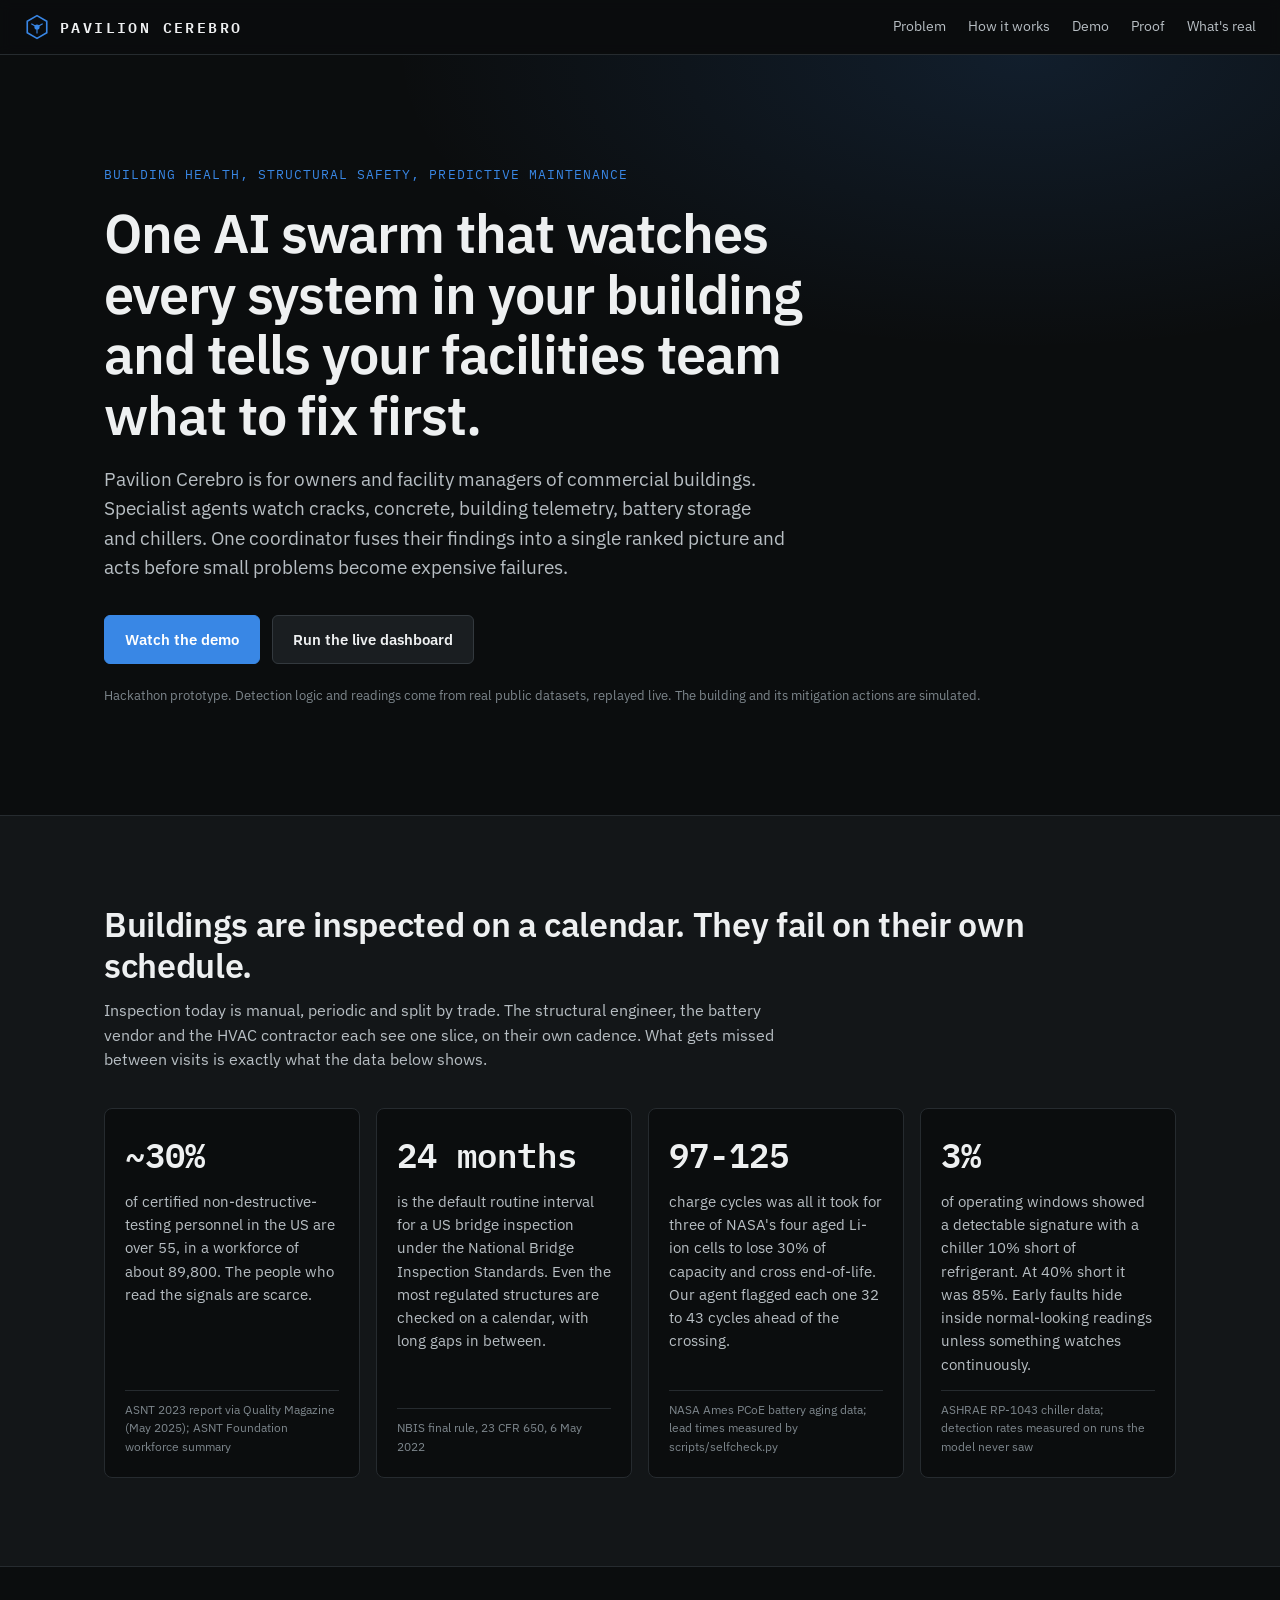
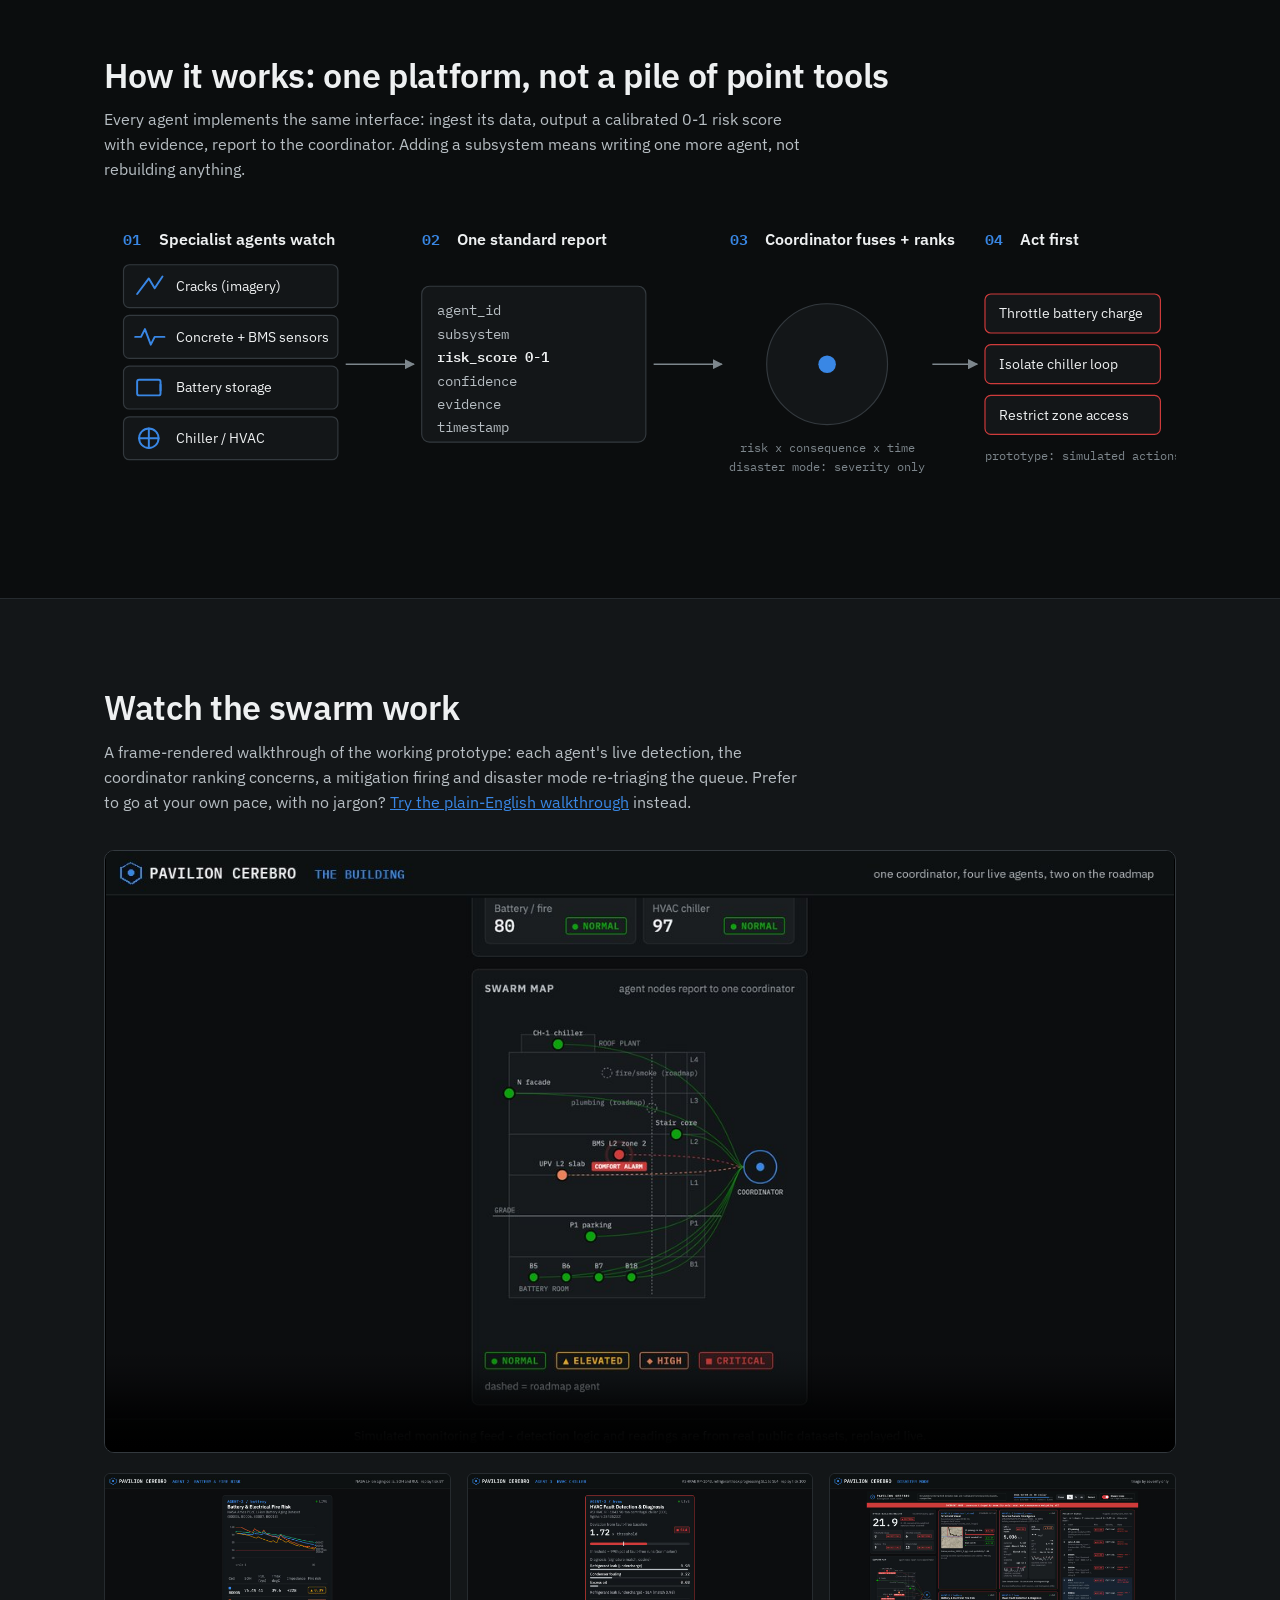
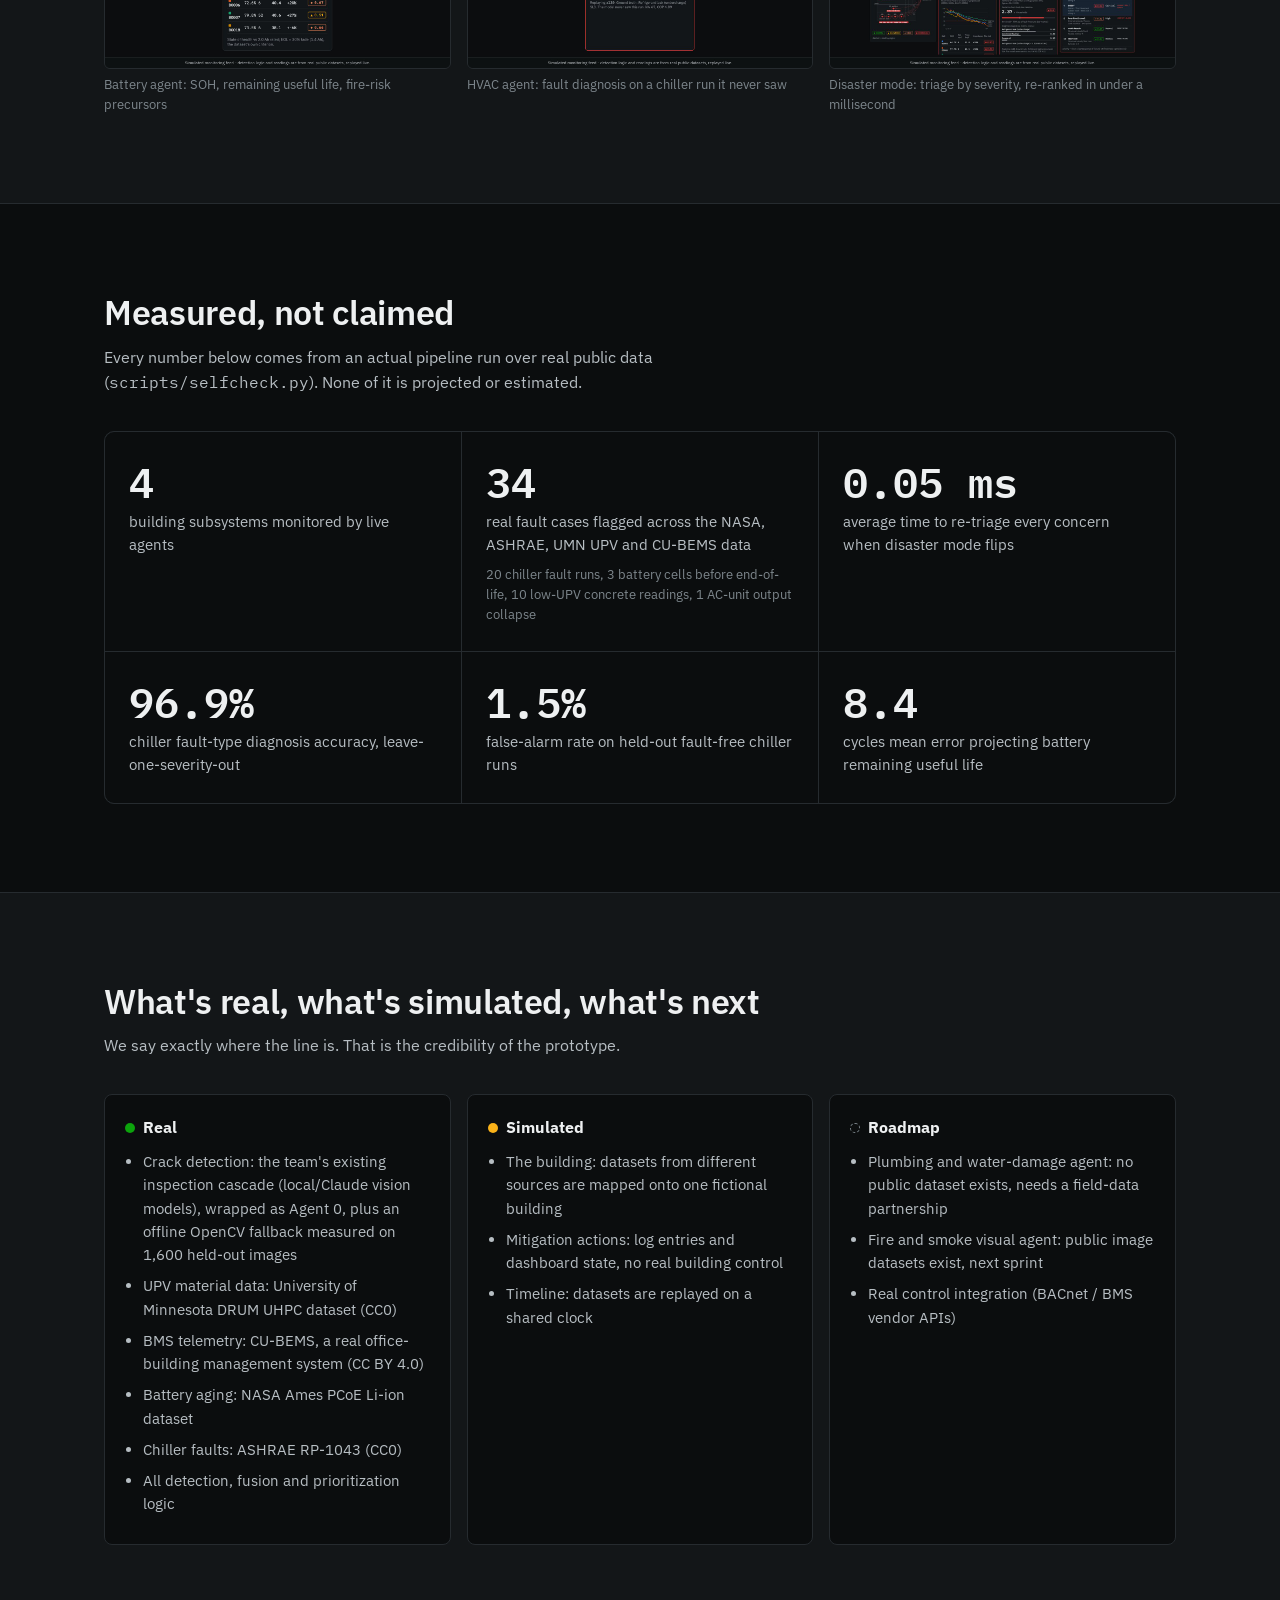
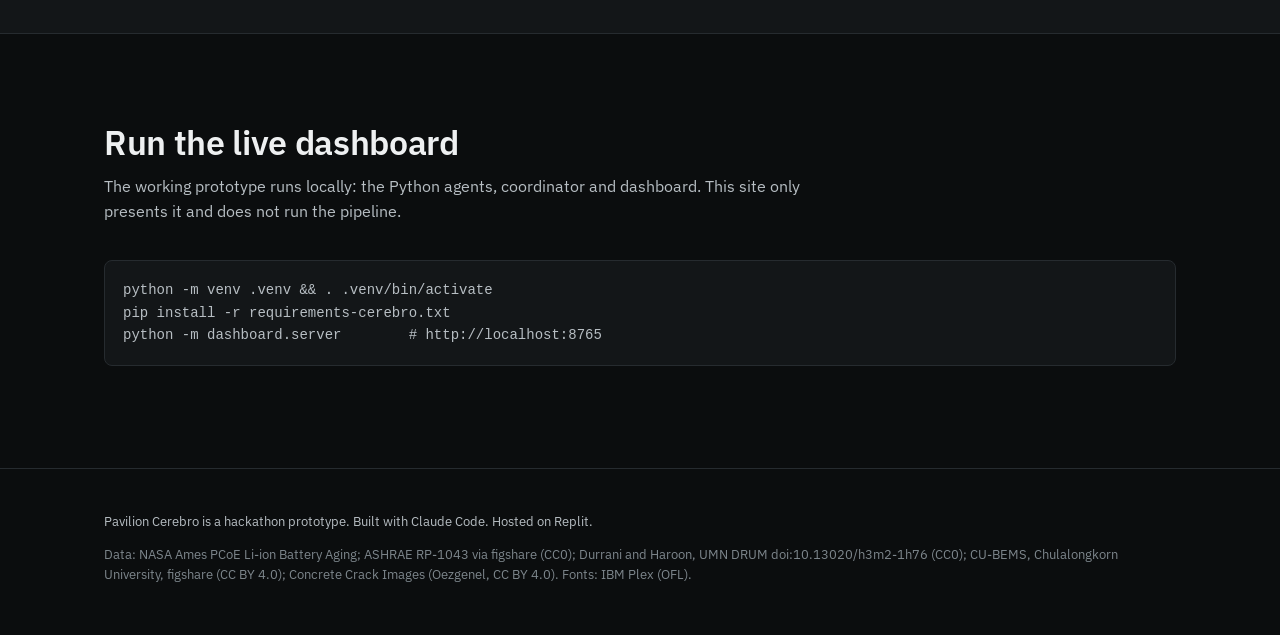
<file: site/index.html>
<!doctype html>
<html lang="en">
<head>
<meta charset="utf-8">
<meta name="viewport" content="width=device-width, initial-scale=1">
<title>Pavilion Cerebro</title>
<meta name="description" content="Pavilion Cerebro is a coordinated swarm of specialist AI agents that watches every building subsystem and tells facilities teams what to fix first.">
<link rel="preconnect" href="https://fonts.googleapis.com">
<link rel="preconnect" href="https://fonts.gstatic.com" crossorigin>
<link href="https://fonts.googleapis.com/css2?family=IBM+Plex+Mono:wght@400;500;600&family=IBM+Plex+Sans:wght@400;500;600;700&display=swap" rel="stylesheet">
<link rel="stylesheet" href="style.css">
<link rel="icon" href="assets/favicon.svg" type="image/svg+xml">
</head>
<body>
<nav class="nav">
  <a class="brand" href="#top" aria-label="Pavilion Cerebro home">
    <svg viewBox="0 0 32 32" aria-hidden="true"><path d="M16 2 28 9v14L16 30 4 23V9z" fill="none" stroke="currentColor" stroke-width="2"/><circle cx="16" cy="16" r="3.2" fill="currentColor"/><path d="M16 16 9 12M16 16l7-4M16 16v8" stroke="currentColor" stroke-width="1.4"/></svg>
    <span>PAVILION CEREBRO</span>
  </a>
  <div class="links"><a href="#problem">Problem</a><a href="#how">How it works</a><a href="#demo">Demo</a><a href="#proof">Proof</a><a href="#real">What's real</a></div>
</nav>

<header class="hero" id="top">
  <div class="wrap">
    <p class="eyebrow mono">Building health, structural safety, predictive maintenance</p>
    <h1>One AI swarm that watches every system in your building and tells your facilities team what to fix first.</h1>
    <p class="lede">Pavilion Cerebro is for owners and facility managers of commercial buildings. Specialist agents watch cracks, concrete, building telemetry, battery storage and chillers. One coordinator fuses their findings into a single ranked picture and acts before small problems become expensive failures.</p>
    <div class="ctas">
      <a class="btn primary" href="#demo">Watch the demo</a>
      <a class="btn" id="dashLink" href="#run">Run the live dashboard</a>
    </div>
    <p class="note small">Hackathon prototype. Detection logic and readings come from real public datasets, replayed live. The building and its mitigation actions are simulated.</p>
  </div>
</header>

<section id="problem" class="band">
  <div class="wrap">
    <h2>Buildings are inspected on a calendar. They fail on their own schedule.</h2>
    <p class="section-lede">Inspection today is manual, periodic and split by trade. The structural engineer, the battery vendor and the HVAC contractor each see one slice, on their own cadence. What gets missed between visits is exactly what the data below shows.</p>
    <div class="facts">
      <article class="fact">
        <div class="num mono">~30%</div>
        <p>of certified non-destructive-testing personnel in the US are over 55, in a workforce of about 89,800. The people who read the signals are scarce.</p>
        <cite>ASNT 2023 report via Quality Magazine (May 2025); ASNT Foundation workforce summary</cite>
      </article>
      <article class="fact">
        <div class="num mono">24 months</div>
        <p>is the default routine interval for a US bridge inspection under the National Bridge Inspection Standards. Even the most regulated structures are checked on a calendar, with long gaps in between.</p>
        <cite>NBIS final rule, 23 CFR 650, 6 May 2022</cite>
      </article>
      <article class="fact">
        <div class="num mono">97-125</div>
        <p>charge cycles was all it took for three of NASA's four aged Li-ion cells to lose 30% of capacity and cross end-of-life. Our agent flagged each one 32 to 43 cycles ahead of the crossing.</p>
        <cite>NASA Ames PCoE battery aging data; lead times measured by scripts/selfcheck.py</cite>
      </article>
      <article class="fact">
        <div class="num mono">3%</div>
        <p>of operating windows showed a detectable signature with a chiller 10% short of refrigerant. At 40% short it was 85%. Early faults hide inside normal-looking readings unless something watches continuously.</p>
        <cite>ASHRAE RP-1043 chiller data; detection rates measured on runs the model never saw</cite>
      </article>
    </div>
  </div>
</section>

<section id="how">
  <div class="wrap">
    <h2>How it works: one platform, not a pile of point tools</h2>
    <p class="section-lede">Every agent implements the same interface: ingest its data, output a calibrated 0-1 risk score with evidence, report to the coordinator. Adding a subsystem means writing one more agent, not rebuilding anything.</p>
    <svg class="flow" viewBox="0 0 1100 300" role="img" aria-labelledby="flowTitle flowDesc">
      <title id="flowTitle">Pavilion Cerebro data flow</title>
      <desc id="flowDesc">Four agents send standard reports to a coordinator, which ranks concerns and triggers mitigation.</desc>
      <defs>
        <marker id="arrow" viewBox="0 0 10 10" refX="9" refY="5" markerWidth="7" markerHeight="7" orient="auto-start-reverse"><path d="M0 0 10 5 0 10z" fill="#7d868c"/></marker>
      </defs>
      <!-- step 1 -->
      <g class="step">
        <text x="20" y="28" class="stepnum">01</text><text x="56" y="28" class="steph">Specialist agents watch</text>
        <g transform="translate(20 48)">
          <rect width="220" height="44" rx="6" class="box"/><path d="M14 30 L26 14 L32 24 L40 12" class="ico"/><text x="54" y="27">Cracks (imagery)</text>
        </g>
        <g transform="translate(20 100)">
          <rect width="220" height="44" rx="6" class="box"/><path d="M12 22 h6 l4-8 l6 16 l4-8 h10" class="ico"/><text x="54" y="27">Concrete + BMS sensors</text>
        </g>
        <g transform="translate(20 152)">
          <rect width="220" height="44" rx="6" class="box"/><rect x="14" y="14" width="24" height="16" rx="2" class="ico"/><path d="M38 19 v6" class="ico"/><text x="54" y="27">Battery storage</text>
        </g>
        <g transform="translate(20 204)">
          <rect width="220" height="44" rx="6" class="box"/><circle cx="26" cy="22" r="10" class="ico"/><path d="M26 12 v20 M16 22 h20" class="ico"/><text x="54" y="27">Chiller / HVAC</text>
        </g>
      </g>
      <path d="M248 150 H318" class="arr" marker-end="url(#arrow)"/>
      <!-- step 2 -->
      <g class="step" transform="translate(326 0)">
        <text x="0" y="28" class="stepnum">02</text><text x="36" y="28" class="steph">One standard report</text>
        <rect y="70" width="230" height="160" rx="8" class="box"/>
        <text x="16" y="100" class="code">agent_id</text><text x="16" y="124" class="code">subsystem</text><text x="16" y="148" class="code hl">risk_score  0-1</text>
        <text x="16" y="172" class="code">confidence</text><text x="16" y="196" class="code">evidence</text><text x="16" y="220" class="code">timestamp</text>
      </g>
      <path d="M564 150 H634" class="arr" marker-end="url(#arrow)"/>
      <!-- step 3 -->
      <g class="step" transform="translate(642 0)">
        <text x="0" y="28" class="stepnum">03</text><text x="36" y="28" class="steph">Coordinator fuses + ranks</text>
        <circle cx="100" cy="150" r="62" class="box"/><circle cx="100" cy="150" r="9" class="hub"/>
        <text x="100" y="240" text-anchor="middle" class="small-t">risk x consequence x time</text>
        <text x="100" y="260" text-anchor="middle" class="small-t">disaster mode: severity only</text>
      </g>
      <path d="M850 150 H896" class="arr" marker-end="url(#arrow)"/>
      <!-- step 4 -->
      <g class="step" transform="translate(904 0)">
        <text x="0" y="28" class="stepnum">04</text><text x="36" y="28" class="steph">Act first</text>
        <rect y="78" width="180" height="40" rx="6" class="box act"/><text x="14" y="103">Throttle battery charge</text>
        <rect y="130" width="180" height="40" rx="6" class="box act"/><text x="14" y="155">Isolate chiller loop</text>
        <rect y="182" width="180" height="40" rx="6" class="box act"/><text x="14" y="207">Restrict zone access</text>
        <text x="0" y="248" class="small-t">prototype: simulated actions</text>
      </g>
    </svg>
  </div>
</section>

<section id="demo" class="band">
  <div class="wrap">
    <h2>Watch the swarm work</h2>
    <p class="section-lede">A frame-rendered walkthrough of the working prototype: each agent's live detection, the coordinator ranking concerns, a mitigation firing and disaster mode re-triaging the queue. Prefer to go at your own pace, with no jargon? <a href="walkthrough/">Try the plain-English walkthrough</a> instead.</p>
    <div class="video">
      <video controls preload="metadata" poster="assets/poster.jpg" playsinline>
        <source src="assets/pavilion_cerebro_demo.mp4" type="video/mp4">
        Your browser cannot play this video. <a href="assets/pavilion_cerebro_demo.mp4">Download it</a>.
      </video>
    </div>
    <div class="stills">
      <figure><img src="assets/still_battery.jpg" alt="Battery agent: state of health curves for four NASA cells crossing the end-of-life line" loading="lazy"><figcaption>Battery agent: SOH, remaining useful life, fire-risk precursors</figcaption></figure>
      <figure><img src="assets/still_hvac.jpg" alt="HVAC agent diagnosing a refrigerant leak from chiller sensor residuals" loading="lazy"><figcaption>HVAC agent: fault diagnosis on a chiller run it never saw</figcaption></figure>
      <figure><img src="assets/still_disaster.jpg" alt="Priority queue re-ranked after disaster mode is switched on" loading="lazy"><figcaption>Disaster mode: triage by severity, re-ranked in under a millisecond</figcaption></figure>
    </div>
  </div>
</section>

<section id="proof">
  <div class="wrap">
    <h2>Measured, not claimed</h2>
    <p class="section-lede">Every number below comes from an actual pipeline run over real public data (<span class="mono">scripts/selfcheck.py</span>). None of it is projected or estimated.</p>
    <div class="metrics" id="metrics">
      <div class="metric"><div class="v mono" data-m="subsystems">4</div><div class="l">building subsystems monitored by live agents</div></div>
      <div class="metric"><div class="v mono" data-m="faults">--</div><div class="l">real fault cases flagged across the NASA, ASHRAE, UMN UPV and CU-BEMS data</div><div class="d small" data-m="faults_detail"></div></div>
      <div class="metric"><div class="v mono" data-m="rerank">--</div><div class="l">average time to re-triage every concern when disaster mode flips</div></div>
      <div class="metric"><div class="v mono" data-m="diag">--</div><div class="l">chiller fault-type diagnosis accuracy, leave-one-severity-out</div></div>
      <div class="metric"><div class="v mono" data-m="fa">--</div><div class="l">false-alarm rate on held-out fault-free chiller runs</div></div>
      <div class="metric"><div class="v mono" data-m="rul">--</div><div class="l">cycles mean error projecting battery remaining useful life</div></div>
    </div>
  </div>
</section>

<section id="real" class="band">
  <div class="wrap">
    <h2>What's real, what's simulated, what's next</h2>
    <p class="section-lede">We say exactly where the line is. That is the credibility of the prototype.</p>
    <div class="cols3">
      <div class="col real"><h3><span class="dot"></span>Real</h3><ul>
        <li>Crack detection: the team's existing inspection cascade (local/Claude vision models), wrapped as Agent 0, plus an offline OpenCV fallback measured on 1,600 held-out images</li>
        <li>UPV material data: University of Minnesota DRUM UHPC dataset (CC0)</li>
        <li>BMS telemetry: CU-BEMS, a real office-building management system (CC BY 4.0)</li>
        <li>Battery aging: NASA Ames PCoE Li-ion dataset</li>
        <li>Chiller faults: ASHRAE RP-1043 (CC0)</li>
        <li>All detection, fusion and prioritization logic</li>
      </ul></div>
      <div class="col sim"><h3><span class="dot"></span>Simulated</h3><ul>
        <li>The building: datasets from different sources are mapped onto one fictional building</li>
        <li>Mitigation actions: log entries and dashboard state, no real building control</li>
        <li>Timeline: datasets are replayed on a shared clock</li>
      </ul></div>
      <div class="col next"><h3><span class="dot"></span>Roadmap</h3><ul>
        <li>Plumbing and water-damage agent: no public dataset exists, needs a field-data partnership</li>
        <li>Fire and smoke visual agent: public image datasets exist, next sprint</li>
        <li>Real control integration (BACnet / BMS vendor APIs)</li>
      </ul></div>
    </div>
  </div>
</section>

<section id="run">
  <div class="wrap">
    <h2>Run the live dashboard</h2>
    <p class="section-lede">The working prototype runs locally: the Python agents, coordinator and dashboard. This site only presents it and does not run the pipeline.</p>
    <pre class="mono"><code>python -m venv .venv && . .venv/bin/activate
pip install -r requirements-cerebro.txt
python -m dashboard.server        # http://localhost:8765</code></pre>
  </div>
</section>

<footer class="foot">
  <div class="wrap small">
    <p>Pavilion Cerebro is a hackathon prototype. Built with Claude Code. Hosted on Replit.</p>
    <p class="muted">Data: NASA Ames PCoE Li-ion Battery Aging; ASHRAE RP-1043 via figshare (CC0); Durrani and Haroon, UMN DRUM doi:10.13020/h3m2-1h76 (CC0); CU-BEMS, Chulalongkorn University, figshare (CC BY 4.0); Concrete Crack Images (Oezgenel, CC BY 4.0). Fonts: IBM Plex (OFL).</p>
  </div>
</footer>
<script src="assets/metrics.js"></script>
<script src="main.js"></script>
</body>
</html>
</file>
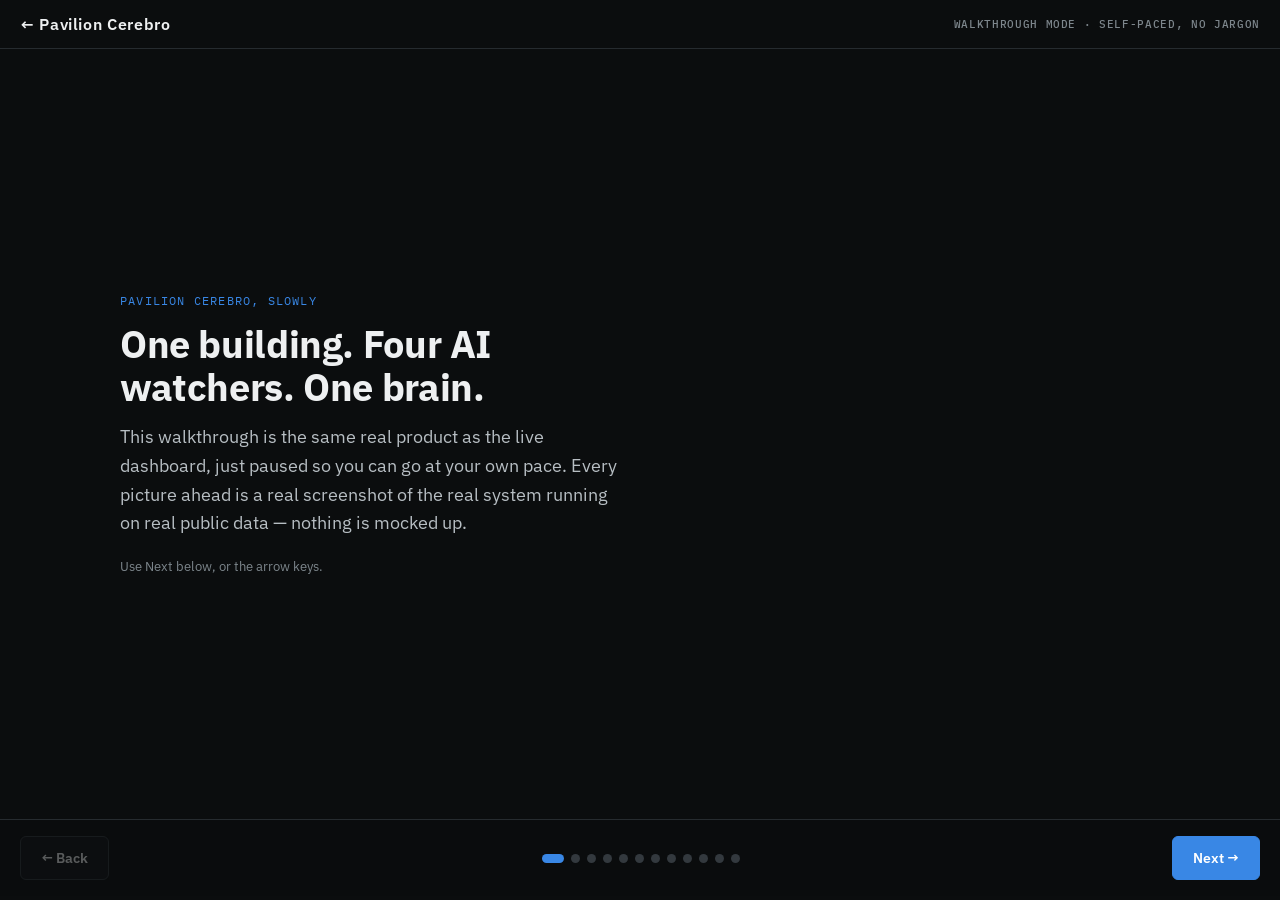
<file: site/walkthrough/index.html>
<!doctype html>
<html lang="en">
<head>
<meta charset="utf-8">
<meta name="viewport" content="width=device-width, initial-scale=1">
<title>Pavilion Cerebro — walkthrough</title>
<meta name="description" content="A slow, one-idea-at-a-time walkthrough of Pavilion Cerebro, for anyone who isn't an engineer. Real screenshots of the real product, paused, explained one at a time.">
<link rel="preconnect" href="https://fonts.googleapis.com">
<link rel="preconnect" href="https://fonts.gstatic.com" crossorigin>
<link href="https://fonts.googleapis.com/css2?family=IBM+Plex+Mono:wght@400;500;600&family=IBM+Plex+Sans:wght@400;500;600;700&display=swap" rel="stylesheet">
<link rel="stylesheet" href="style.css">
<link rel="icon" href="../assets/favicon.svg" type="image/svg+xml">
</head>
<body>
<header class="bar">
  <a class="brand" href="../index.html">&larr; Pavilion Cerebro</a>
  <span class="tag">Walkthrough mode &middot; self-paced, no jargon</span>
</header>

<main class="stage" id="stage">
  <div class="slide" id="slide">
    <div class="imgwrap"><img id="shot" alt=""></div>
    <div class="text">
      <p class="eyebrow mono" id="kicker"></p>
      <h1 id="headline"></h1>
      <p class="body" id="body"></p>
      <p class="foot small" id="foot"></p>
    </div>
  </div>
</main>

<nav class="ctrl">
  <button id="prev" class="btn" aria-label="Previous">&larr; Back</button>
  <div class="dots" id="dots"></div>
  <button id="next" class="btn primary" aria-label="Next">Next &rarr;</button>
</nav>

<script src="app.js"></script>
</body>
</html>
</file>
<file: site/style.css>
/* Pavilion Cerebro marketing site: same identity as the dashboard (dark industrial, IBM Plex, status colors with labels) */
:root {
  color-scheme: dark;
  --bg: #0b0d0e;
  --surface: #131618;
  --surface-2: #1a1e21;
  --line: #262b2f;
  --line-2: #33393e;
  --ink: #eef0f1;
  --ink-2: #b7bec3;
  --muted: #7d868c;
  --accent: #3987e5;
  --good: #0ca30c;
  --warning: #fab219;
  --critical: #d03b3b;
  --sans: "IBM Plex Sans", system-ui, -apple-system, "Segoe UI", sans-serif;
  --mono: "IBM Plex Mono", ui-monospace, SFMono-Regular, Menlo, monospace;
}
* { box-sizing: border-box; }
html { scroll-behavior: smooth; }
body { margin: 0; background: var(--bg); color: var(--ink); font: 16px/1.55 var(--sans); }
a { color: var(--accent); }
.mono { font-family: var(--mono); }
.small { font-size: 13px; }
.muted { color: var(--muted); }
.wrap { max-width: 1120px; margin: 0 auto; padding: 0 24px; }
section { padding: 88px 0; }
.band { background: var(--surface); border-top: 1px solid var(--line); border-bottom: 1px solid var(--line); }
h1 { font-size: clamp(32px, 4.6vw, 54px); line-height: 1.12; letter-spacing: -.02em; margin: 0 0 20px; font-weight: 600; max-width: 22ch; }
h2 { font-size: clamp(24px, 3vw, 34px); line-height: 1.2; margin: 0 0 12px; font-weight: 600; letter-spacing: -.01em; }
h3 { margin: 0 0 10px; font-size: 16px; }
.section-lede { color: var(--ink-2); max-width: 70ch; margin: 0 0 36px; }

.nav { position: sticky; top: 0; z-index: 10; display: flex; justify-content: space-between; align-items: center; padding: 14px 24px; background: rgba(11, 13, 14, .92); backdrop-filter: blur(6px); border-bottom: 1px solid var(--line); }
.brand { display: flex; align-items: center; gap: 10px; color: var(--ink); text-decoration: none; font: 600 15px var(--mono); letter-spacing: .16em; white-space: nowrap; }
.brand svg { width: 26px; height: 26px; color: var(--accent); }
.links { display: flex; gap: 22px; }
.links a { color: var(--ink-2); text-decoration: none; font-size: 14px; }
.links a:hover { color: var(--ink); }

.hero { padding: 110px 0 96px; background: radial-gradient(900px 420px at 80% 0%, rgba(57, 135, 229, .14), transparent 70%); }
.eyebrow { color: var(--accent); font-size: 13px; letter-spacing: .08em; text-transform: uppercase; margin: 0 0 18px; }
.lede { font-size: 19px; color: var(--ink-2); max-width: 62ch; margin: 0 0 32px; }
.ctas { display: flex; gap: 12px; flex-wrap: wrap; }
.btn { display: inline-block; padding: 12px 20px; border-radius: 6px; border: 1px solid var(--line-2); color: var(--ink); text-decoration: none; font-weight: 600; font-size: 15px; background: var(--surface-2); }
.btn:hover { border-color: var(--muted); }
.btn.primary { background: var(--accent); border-color: var(--accent); color: #fff; }
.btn.primary:hover { filter: brightness(1.1); }
.note { color: var(--muted); margin-top: 22px; }

.facts { display: grid; grid-template-columns: repeat(4, minmax(0, 1fr)); gap: 16px; }
.fact { background: var(--bg); border: 1px solid var(--line); border-radius: 8px; padding: 20px; display: flex; flex-direction: column; }
.fact .num { font-size: 34px; font-weight: 600; margin-bottom: 8px; }
.fact p { color: var(--ink-2); margin: 0 0 14px; font-size: 15px; flex: 1; }
.fact cite { font-style: normal; font-size: 12px; color: var(--muted); border-top: 1px solid var(--line); padding-top: 10px; }

.flow { width: 100%; height: auto; display: block; }
.flow text { fill: var(--ink); font: 14px var(--sans); }
.flow .stepnum { fill: var(--accent); font: 600 15px var(--mono); }
.flow .steph { font-weight: 600; font-size: 16px; }
.flow .box { fill: var(--surface); stroke: var(--line-2); stroke-width: 1.2; }
.flow .box.act { stroke: var(--critical); }
.flow .ico { fill: none; stroke: var(--accent); stroke-width: 2; stroke-linecap: round; stroke-linejoin: round; }
.flow .code { font: 14px var(--mono); fill: var(--ink-2); }
.flow .code.hl { fill: var(--ink); font-weight: 600; }
.flow .hub { fill: var(--accent); }
.flow .small-t { font: 12px var(--mono); fill: var(--muted); }
.flow .arr { stroke: var(--muted); stroke-width: 1.5; fill: none; }

.video { border: 1px solid var(--line-2); border-radius: 10px; overflow: hidden; background: #000; aspect-ratio: 16 / 9; }
.video video { width: 100%; height: 100%; display: block; }
.stills { display: grid; grid-template-columns: repeat(3, minmax(0, 1fr)); gap: 16px; margin-top: 20px; }
.stills figure { margin: 0; }
.stills img { width: 100%; border-radius: 6px; border: 1px solid var(--line); display: block; }
.stills figcaption { font-size: 13px; color: var(--muted); margin-top: 6px; }

.metrics { display: grid; grid-template-columns: repeat(3, minmax(0, 1fr)); gap: 1px; background: var(--line); border: 1px solid var(--line); border-radius: 10px; overflow: hidden; }
.metric { background: var(--bg); padding: 26px 24px; }
.metric .v { font-size: 42px; font-weight: 600; line-height: 1.1; }
.metric .l { color: var(--ink-2); margin-top: 6px; font-size: 15px; }
.metric .d { color: var(--muted); margin-top: 8px; }

.cols3 { display: grid; grid-template-columns: repeat(3, minmax(0, 1fr)); gap: 16px; }
.col { background: var(--bg); border: 1px solid var(--line); border-radius: 8px; padding: 20px; }
.col ul { margin: 0; padding-left: 18px; color: var(--ink-2); font-size: 15px; }
.col li { margin-bottom: 8px; }
.col h3 { display: flex; align-items: center; gap: 8px; }
.dot { width: 10px; height: 10px; border-radius: 50%; display: inline-block; }
.real .dot { background: var(--good); }
.sim .dot { background: var(--warning); }
.next .dot { background: none; border: 1.5px dashed var(--muted); }

pre { background: var(--surface); border: 1px solid var(--line); border-radius: 8px; padding: 18px; overflow-x: auto; font-size: 14px; color: var(--ink-2); }
.foot { border-top: 1px solid var(--line); padding: 30px 0 40px; color: var(--ink-2); }

@media (max-width: 900px) {
  .facts { grid-template-columns: repeat(2, minmax(0, 1fr)); }
  .metrics, .cols3 { grid-template-columns: 1fr 1fr; }
  .stills { grid-template-columns: 1fr; }
  .links { display: none; }
}
@media (max-width: 560px) {
  section { padding: 64px 0; }
  .wrap { padding: 0 16px; }
  .facts, .metrics, .cols3 { grid-template-columns: 1fr; }
  .hero { padding: 72px 0 64px; }
  .flow { min-width: 0; }
}
</file>
<file: site/walkthrough/style.css>
/* Layperson walkthrough. Same dark/IBM Plex identity as the rest of Pavilion Cerebro,
   deliberately slower and plainer: one big image, one big idea, per screen. */
:root {
  color-scheme: dark;
  --bg: #0b0d0e;
  --surface: #131618;
  --line: #262b2f;
  --line-2: #33393e;
  --ink: #eef0f1;
  --ink-2: #b7bec3;
  --muted: #7d868c;
  --accent: #3987e5;
  --sans: "IBM Plex Sans", system-ui, -apple-system, "Segoe UI", sans-serif;
  --mono: "IBM Plex Mono", ui-monospace, SFMono-Regular, Menlo, monospace;
}
* { box-sizing: border-box; }
html, body { margin: 0; height: 100%; background: var(--bg); color: var(--ink); font-family: var(--sans); overflow-x: hidden; }
.mono { font-family: var(--mono); }
.small { font-size: 13px; color: var(--muted); }

.bar { display: flex; justify-content: space-between; align-items: center; padding: 14px 20px; border-bottom: 1px solid var(--line); }
.brand { color: var(--ink); text-decoration: none; font-weight: 600; letter-spacing: .04em; }
.brand:hover { color: var(--accent); }
.tag { font: 500 11px var(--mono); color: var(--muted); letter-spacing: .06em; text-transform: uppercase; }

.stage { display: flex; align-items: center; justify-content: center; padding: 24px 20px; min-height: calc(100svh - 130px); }
.slide { max-width: 1040px; width: 100%; display: grid; grid-template-columns: minmax(0, 1.15fr) minmax(0, 1fr); gap: 32px; align-items: center; }
.imgwrap { border: 1px solid var(--line-2); border-radius: 10px; overflow: hidden; background: #000; box-shadow: 0 20px 50px rgba(0,0,0,.5); }
.imgwrap img { display: block; width: 100%; height: auto; opacity: 0; transition: opacity .35s ease; }
.imgwrap img.loaded { opacity: 1; }
.text { display: flex; flex-direction: column; gap: 14px; }
.eyebrow { color: var(--accent); letter-spacing: .1em; text-transform: uppercase; font-size: 12px; margin: 0; }
h1 { font-size: clamp(26px, 3.4vw, 38px); line-height: 1.15; margin: 0; font-weight: 700; letter-spacing: -.01em; }
.body { font-size: 18px; line-height: 1.6; color: var(--ink-2); margin: 0; max-width: 46ch; }
.foot { margin: 6px 0 0; }

.ctrl { position: sticky; bottom: 0; display: flex; align-items: center; justify-content: space-between; gap: 16px; padding: 16px 20px calc(16px + env(safe-area-inset-bottom)); border-top: 1px solid var(--line); background: rgba(11,13,14,.9); backdrop-filter: blur(6px); }
.btn { appearance: none; border: 1px solid var(--line-2); background: var(--surface); color: var(--ink); font: 600 14px var(--sans); padding: 12px 20px; border-radius: 6px; cursor: pointer; }
.btn:hover { border-color: var(--muted); }
.btn.primary { background: var(--accent); border-color: var(--accent); color: #fff; }
.btn:disabled { opacity: .35; cursor: default; }
.dots { display: flex; gap: 7px; }
.dots button { width: 9px; height: 9px; border-radius: 50%; border: none; background: var(--line-2); cursor: pointer; padding: 0; }
.dots button.on { background: var(--accent); width: 22px; border-radius: 5px; }

@media (max-width: 820px) {
  .slide { grid-template-columns: 1fr; gap: 18px; }
  .body { max-width: none; }
  .stage { padding: 18px 16px; align-items: flex-start; }
}
</file>
